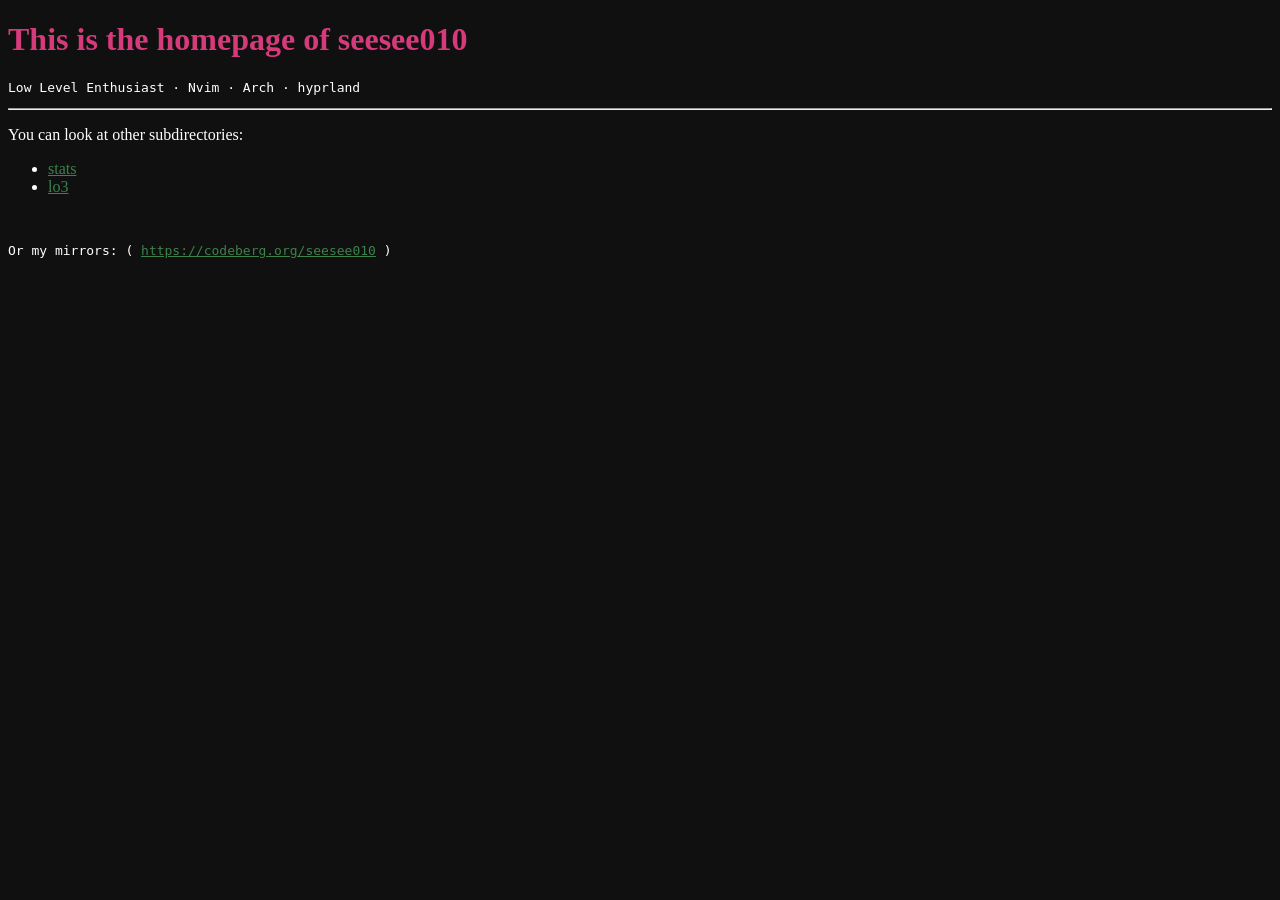
<file: docs/index.html>
<!DOCTYPE html>
<html lang="en">
  <head>
    <title>seesee010 - Website</title>
    <meta charset="utf-8">
    <meta name="viewport" content="width=device-width, initial-scale=1">
    <link rel="stylesheet" href="style.css">
  </head>
  <body>
    <h1>This is the homepage of seesee010</h1>
    <pre>Low Level Enthusiast · Nvim · Arch · hyprland</pre>
    <hr>
    <p>You can look at other subdirectories:</p>
    <ul>
      <li><a href="stats/index.html">stats</a></li>
      <li><a href="lo3/index.html">lo3</a></li>
    </ul>
    <br>
    <pre>Or my mirrors: ( <a href="https://codeberg.org/seesee010">https://codeberg.org/seesee010</a> )</pre>
  </body>
</html>
</file>
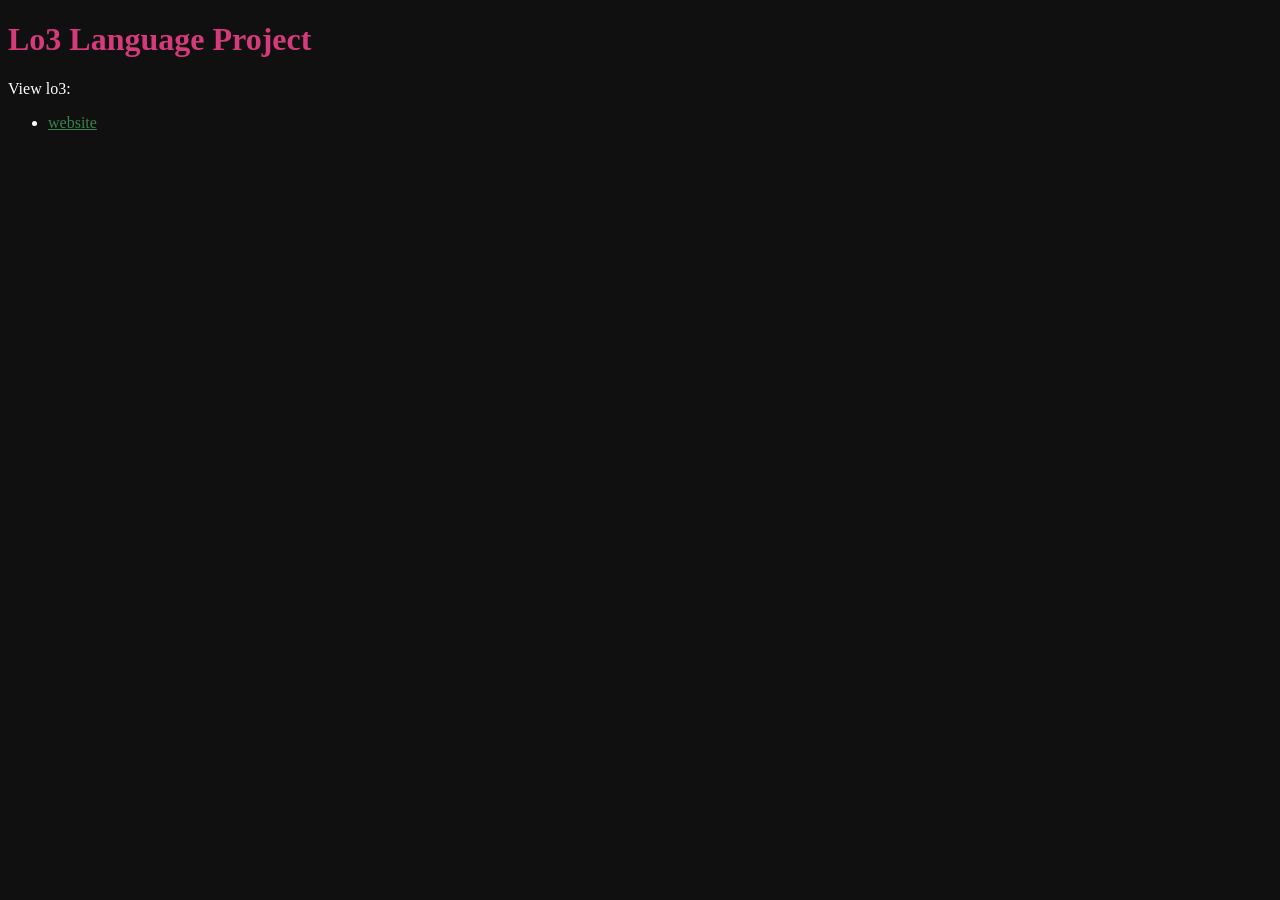
<file: docs/lo3/index.html>
<!DOCTYPE html>
<html>
  <head>
    <meta charset="utf-8">
    <link rel="stylesheet" href="../style.css">
    <title>Lo3 Language Project</title>
  </head>
  <body>
    <h1>Lo3 Language Project</h1>
    <p>View lo3:</p>
    <ul>
      <li><a href="website">website</a></li>
    </ul>
  </body>
</html>
</file>
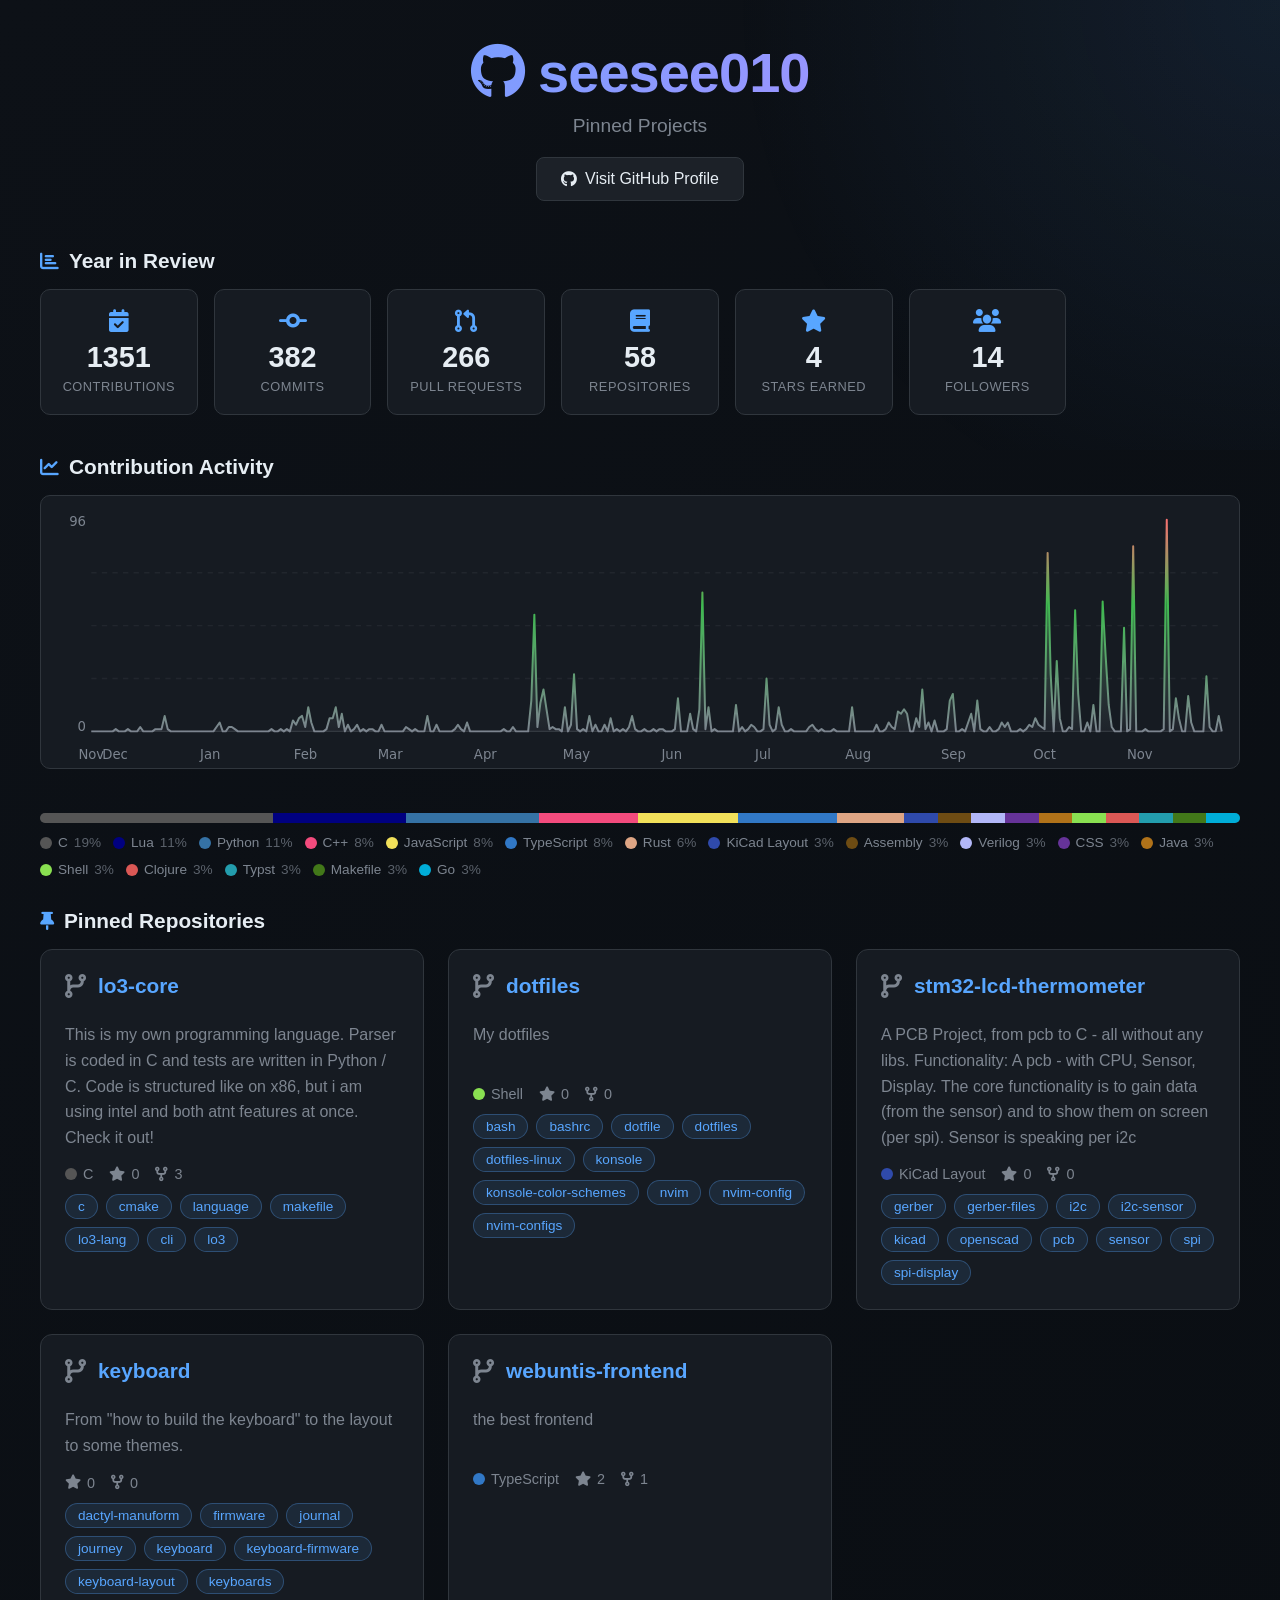
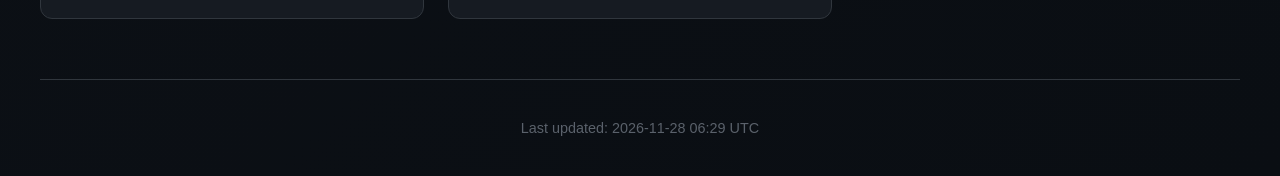
<file: docs/stats/index.html>
<!DOCTYPE html>
<html lang="en">
<head>
<meta charset="utf-8"/>
<meta name="viewport" content="width=device-width, initial-scale=1.0"/>
<title>seesee010 | Pinned Projects</title>
<link rel="stylesheet" href="https://cdnjs.cloudflare.com/ajax/libs/font-awesome/6.5.1/css/all.min.css"/>
<style>
    * { margin: 0; padding: 0; box-sizing: border-box; }

    :root {
        --bg-primary: #0d1117;
        --bg-secondary: #161b22;
        --bg-tertiary: #1c2128;
        --border-color: #30363d;
        --text-primary: #e6edf3;
        --text-secondary: #7d8590;
        --accent-blue: #58a6ff;
        --accent-green: #3fb950;
        --accent-purple: #bc8cff;
        --shadow: 0 8px 24px rgba(0, 0, 0, 0.4);
    }

    body {
        font-family: -apple-system, BlinkMacSystemFont, "Segoe UI", Roboto, "Helvetica Neue", Arial, sans-serif;
        background: linear-gradient(135deg, var(--bg-primary) 0%, #0a0e13 100%);
        color: var(--text-primary);
        min-height: 100vh;
        padding: 40px 20px;
        position: relative;
        overflow-x: hidden;
    }

    body::before {
        content: '';
        position: fixed;
        top: -50%;
        right: -50%;
        width: 100%;
        height: 100%;
        background: radial-gradient(circle, rgba(88, 166, 255, 0.1) 0%, transparent 70%);
        animation: float 20s ease-in-out infinite;
        pointer-events: none;
    }

    @keyframes float {
        0%, 100% { transform: translate(0, 0) rotate(0deg); }
        50% { transform: translate(-20px, 20px) rotate(180deg); }
    }

    .container {
        max-width: 1200px;
        margin: 0 auto;
        position: relative;
        z-index: 1;
    }

    header {
        text-align: center;
        margin-bottom: 48px;
        animation: fadeInDown 0.8s ease-out;
    }

    @keyframes fadeInDown {
        from { opacity: 0; transform: translateY(-30px); }
        to   { opacity: 1; transform: translateY(0); }
    }

    h1 {
        font-size: 3.5em;
        font-weight: 800;
        background: linear-gradient(135deg, var(--accent-blue) 0%, var(--accent-purple) 100%);
        -webkit-background-clip: text;
        -webkit-text-fill-color: transparent;
        background-clip: text;
        margin-bottom: 10px;
        letter-spacing: -1px;
    }

    .subtitle {
        color: var(--text-secondary);
        font-size: 1.2em;
        margin-top: 10px;
    }

    .github-link {
        display: inline-flex;
        align-items: center;
        gap: 8px;
        margin-top: 20px;
        padding: 12px 24px;
        background: var(--bg-tertiary);
        border: 1px solid var(--border-color);
        border-radius: 8px;
        color: var(--text-primary);
        text-decoration: none;
        transition: all 0.3s ease;
    }

    .github-link:hover {
        border-color: var(--accent-blue);
        box-shadow: 0 0 20px rgba(88, 166, 255, 0.3);
        transform: translateY(-2px);
    }

    .section-title {
        font-size: 1.3em;
        font-weight: 600;
        color: var(--text-primary);
        margin-bottom: 16px;
        display: flex;
        align-items: center;
        gap: 10px;
    }

    .section-title i {
        color: var(--accent-blue);
        font-size: 0.9em;
    }

    .stats-grid {
        display: grid;
        grid-template-columns: repeat(auto-fill, minmax(150px, 1fr));
        gap: 16px;
        margin-bottom: 40px;
    }

    .stat-card {
        background: var(--bg-secondary);
        border: 1px solid var(--border-color);
        border-radius: 10px;
        padding: 20px 16px;
        text-align: center;
        transition: all 0.3s ease;
    }

    .stat-card:hover {
        border-color: var(--accent-blue);
        transform: translateY(-4px);
        box-shadow: 0 4px 16px rgba(0, 0, 0, 0.3);
    }

    .stat-icon {
        font-size: 1.4em;
        color: var(--accent-blue);
        margin-bottom: 8px;
    }

    .stat-value {
        font-size: 1.8em;
        font-weight: 800;
        color: var(--text-primary);
        line-height: 1.2;
    }

    .stat-label {
        font-size: 0.8em;
        color: var(--text-secondary);
        margin-top: 4px;
        text-transform: uppercase;
        letter-spacing: 0.5px;
    }

    .activity-section {
        margin-bottom: 40px;
    }

    .activity-chart {
        width: 100%;
        height: auto;
        background: var(--bg-secondary);
        border: 1px solid var(--border-color);
        border-radius: 10px;
        padding: 4px;
    }

    .lang-bar-wrapper {
        margin-bottom: 32px;
    }

    .lang-bar {
        display: flex;
        height: 10px;
        border-radius: 6px;
        overflow: hidden;
        background: var(--bg-tertiary);
        margin-bottom: 12px;
    }

    .lang-segment {
        min-width: 4px;
        transition: opacity 0.2s;
    }

    .lang-segment:hover {
        opacity: 0.8;
    }

    .lang-legend {
        display: flex;
        flex-wrap: wrap;
        gap: 12px;
        font-size: 0.85em;
        color: var(--text-secondary);
    }

    .lang-legend-item {
        display: flex;
        align-items: center;
        gap: 6px;
    }

    .lang-pct {
        opacity: 0.7;
    }

    .repos-grid {
        display: grid;
        grid-template-columns: repeat(auto-fill, minmax(340px, 1fr));
        gap: 24px;
        margin-bottom: 40px;
    }

    .repo-card {
        background: var(--bg-secondary);
        border: 1px solid var(--border-color);
        border-radius: 12px;
        padding: 24px;
        transition: all 0.3s cubic-bezier(0.4, 0, 0.2, 1);
        position: relative;
        overflow: hidden;
        animation: fadeInUp 0.6s ease-out backwards;
    }

    .repo-card::before {
        content: '';
        position: absolute;
        top: 0; left: 0;
        width: 100%; height: 3px;
        background: linear-gradient(90deg, var(--accent-blue), var(--accent-purple));
        transform: scaleX(0);
        transition: transform 0.3s ease;
    }

    .repo-card:hover::before { transform: scaleX(1); }

    @keyframes fadeInUp {
        from { opacity: 0; transform: translateY(30px); }
        to   { opacity: 1; transform: translateY(0); }
    }

    .repo-card:nth-child(1) { animation-delay: 0.1s; }
    .repo-card:nth-child(2) { animation-delay: 0.2s; }
    .repo-card:nth-child(3) { animation-delay: 0.3s; }
    .repo-card:nth-child(4) { animation-delay: 0.4s; }
    .repo-card:nth-child(5) { animation-delay: 0.5s; }
    .repo-card:nth-child(6) { animation-delay: 0.6s; }

    .repo-card:hover {
        transform: translateY(-8px);
        border-color: var(--accent-blue);
        box-shadow: var(--shadow);
    }

    .repo-header {
        display: flex;
        align-items: start;
        gap: 12px;
        margin-bottom: 16px;
    }

    .repo-icon {
        font-size: 1.5em;
        color: var(--text-secondary);
        flex-shrink: 0;
    }

    .repo-title { flex: 1; }

    .repo-name {
        font-size: 1.3em;
        font-weight: 700;
        color: var(--accent-blue);
        text-decoration: none;
        display: block;
        margin-bottom: 8px;
        transition: color 0.3s ease;
    }

    .repo-name:hover { color: var(--accent-purple); }

    .repo-description {
        color: var(--text-secondary);
        line-height: 1.6;
        margin-bottom: 16px;
        min-height: 48px;
    }

    .repo-meta {
        display: flex;
        flex-wrap: wrap;
        gap: 16px;
        margin-bottom: 12px;
        font-size: 0.9em;
    }

    .meta-item {
        display: flex;
        align-items: center;
        gap: 6px;
        color: var(--text-secondary);
    }

    .language-dot {
        width: 12px;
        height: 12px;
        border-radius: 50%;
    }

    .topics {
        display: flex;
        flex-wrap: wrap;
        gap: 8px;
        margin-top: 12px;
    }

    .topic-tag {
        padding: 4px 12px;
        background: rgba(88, 166, 255, 0.1);
        border: 1px solid rgba(88, 166, 255, 0.3);
        border-radius: 16px;
        font-size: 0.85em;
        color: var(--accent-blue);
        transition: all 0.3s ease;
    }

    .topic-tag:hover {
        background: rgba(88, 166, 255, 0.2);
        border-color: var(--accent-blue);
    }

    .footer {
        text-align: center;
        margin-top: 60px;
        padding-top: 40px;
        border-top: 1px solid var(--border-color);
        color: var(--text-secondary);
    }

    .last-updated {
        font-size: 0.9em;
        opacity: 0.7;
    }

    @media (max-width: 768px) {
        h1 { font-size: 2.5em; }
        .repos-grid { grid-template-columns: 1fr; }
        .stats-grid { grid-template-columns: repeat(3, 1fr); }
    }

    @media (max-width: 480px) {
        .stats-grid { grid-template-columns: repeat(2, 1fr); }
    }
</style>
</head>
<body>
<div class="container">
    <header>
        <h1><i class="fab fa-github"></i> seesee010</h1>
        <p class="subtitle">Pinned Projects</p>
        <a class="github-link" href="https://github.com/seesee010" target="_blank" rel="noopener">
            <i class="fab fa-github"></i> Visit GitHub Profile
        </a>
    </header>

    <section>
        <h2 class="section-title"><i class="fas fa-chart-bar"></i> Year in Review</h2>
        <div class="stats-grid"><div class="stat-card"><i class="fas fa-calendar-check stat-icon"></i><div class="stat-value">1351</div><div class="stat-label">Contributions</div></div><div class="stat-card"><i class="fas fa-code-commit stat-icon"></i><div class="stat-value">382</div><div class="stat-label">Commits</div></div><div class="stat-card"><i class="fas fa-code-pull-request stat-icon"></i><div class="stat-value">266</div><div class="stat-label">Pull Requests</div></div><div class="stat-card"><i class="fas fa-book stat-icon"></i><div class="stat-value">58</div><div class="stat-label">Repositories</div></div><div class="stat-card"><i class="fas fa-star stat-icon"></i><div class="stat-value">4</div><div class="stat-label">Stars Earned</div></div><div class="stat-card"><i class="fas fa-users stat-icon"></i><div class="stat-value">14</div><div class="stat-label">Followers</div></div></div>
    </section>

    <section class="activity-section">
        <h2 class="section-title"><i class="fas fa-chart-line"></i> Contribution Activity</h2>
        <svg viewBox="0 0 900 200" xmlns="http://www.w3.org/2000/svg" class="activity-chart">
  <defs>
    <linearGradient id="areaGrad" x1="0" y1="0" x2="0" y2="1">
      <stop offset="0%" stop-color="#f87171" stop-opacity="0.85"/>
      <stop offset="35%" stop-color="#3fb950" stop-opacity="0.5"/>
      <stop offset="100%" stop-color="#7d8590" stop-opacity="0.08"/>
    </linearGradient>
    <linearGradient id="lineGrad" x1="0" y1="0" x2="0" y2="1">
      <stop offset="0%" stop-color="#f87171"/>
      <stop offset="40%" stop-color="#3fb950"/>
      <stop offset="100%" stop-color="#7d8590"/>
    </linearGradient>
  </defs>

  <line x1="35" y1="135" x2="890" y2="135" stroke="#21262d" stroke-width="1" stroke-dasharray="4,4"/>
<line x1="35" y1="95" x2="890" y2="95" stroke="#21262d" stroke-width="1" stroke-dasharray="4,4"/>
<line x1="35" y1="55" x2="890" y2="55" stroke="#21262d" stroke-width="1" stroke-dasharray="4,4"/>

  <line x1="35" y1="175" x2="890" y2="175" stroke="#30363d" stroke-width="1"/>

  <path d="M 35,175 L 35.0,175.0 L 37.3,175.0 L 39.6,175.0 L 41.9,175.0 L 44.2,175.0 L 46.6,175.0 L 48.9,175.0 L 51.2,175.0 L 53.5,173.3 L 55.8,175.0 L 58.1,175.0 L 60.4,175.0 L 62.7,173.3 L 65.0,175.0 L 67.4,175.0 L 69.7,175.0 L 72.0,171.7 L 74.3,175.0 L 76.6,175.0 L 78.9,175.0 L 81.2,175.0 L 83.5,173.3 L 85.8,173.3 L 88.1,173.3 L 90.5,163.3 L 92.8,173.3 L 95.1,175.0 L 97.4,175.0 L 99.7,175.0 L 102.0,175.0 L 104.3,175.0 L 106.6,175.0 L 108.9,175.0 L 111.3,175.0 L 113.6,175.0 L 115.9,175.0 L 118.2,175.0 L 120.5,175.0 L 122.8,175.0 L 125.1,175.0 L 127.4,175.0 L 129.7,171.7 L 132.1,168.3 L 134.4,175.0 L 136.7,175.0 L 139.0,171.7 L 141.3,171.7 L 143.6,173.3 L 145.9,175.0 L 148.2,175.0 L 150.5,175.0 L 152.9,175.0 L 155.2,175.0 L 157.5,175.0 L 159.8,175.0 L 162.1,175.0 L 164.4,175.0 L 166.7,175.0 L 169.0,175.0 L 171.3,173.3 L 173.6,175.0 L 176.0,175.0 L 178.3,173.3 L 180.6,175.0 L 182.9,173.3 L 185.2,175.0 L 187.5,166.7 L 189.8,170.0 L 192.1,165.0 L 194.4,163.3 L 196.8,171.7 L 199.1,156.7 L 201.4,168.3 L 203.7,175.0 L 206.0,175.0 L 208.3,175.0 L 210.6,175.0 L 212.9,173.3 L 215.2,165.0 L 217.6,165.0 L 219.9,156.7 L 222.2,171.7 L 224.5,161.7 L 226.8,175.0 L 229.1,170.0 L 231.4,175.0 L 233.7,173.3 L 236.0,170.0 L 238.4,175.0 L 240.7,173.3 L 243.0,175.0 L 245.3,173.3 L 247.6,173.3 L 249.9,175.0 L 252.2,175.0 L 254.5,170.0 L 256.8,175.0 L 259.1,175.0 L 261.5,175.0 L 263.8,175.0 L 266.1,175.0 L 268.4,175.0 L 270.7,175.0 L 273.0,171.7 L 275.3,173.3 L 277.6,175.0 L 279.9,173.3 L 282.3,175.0 L 284.6,175.0 L 286.9,175.0 L 289.2,163.3 L 291.5,175.0 L 293.8,175.0 L 296.1,170.0 L 298.4,175.0 L 300.7,175.0 L 303.1,175.0 L 305.4,175.0 L 307.7,175.0 L 310.0,173.3 L 312.3,170.0 L 314.6,173.3 L 316.9,175.0 L 319.2,168.3 L 321.5,175.0 L 323.9,175.0 L 326.2,175.0 L 328.5,175.0 L 330.8,175.0 L 333.1,175.0 L 335.4,175.0 L 337.7,175.0 L 340.0,175.0 L 342.3,175.0 L 344.6,175.0 L 347.0,173.3 L 349.3,175.0 L 351.6,175.0 L 353.9,171.7 L 356.2,175.0 L 358.5,175.0 L 360.8,175.0 L 363.1,175.0 L 365.4,175.0 L 367.8,151.7 L 370.1,86.7 L 372.4,171.7 L 374.7,153.3 L 377.0,143.3 L 379.3,158.3 L 381.6,173.3 L 383.9,171.7 L 386.2,173.3 L 388.6,173.3 L 390.9,175.0 L 393.2,156.7 L 395.5,175.0 L 397.8,170.0 L 400.1,131.7 L 402.4,173.3 L 404.7,175.0 L 407.0,173.3 L 409.4,175.0 L 411.7,163.3 L 414.0,175.0 L 416.3,170.0 L 418.6,175.0 L 420.9,175.0 L 423.2,170.0 L 425.5,175.0 L 427.8,165.0 L 430.1,175.0 L 432.5,173.3 L 434.8,175.0 L 437.1,173.3 L 439.4,175.0 L 441.7,171.7 L 444.0,163.3 L 446.3,173.3 L 448.6,175.0 L 450.9,175.0 L 453.3,173.3 L 455.6,175.0 L 457.9,175.0 L 460.2,173.3 L 462.5,175.0 L 464.8,173.3 L 467.1,173.3 L 469.4,175.0 L 471.7,175.0 L 474.1,175.0 L 476.4,173.3 L 478.7,150.0 L 481.0,175.0 L 483.3,175.0 L 485.6,175.0 L 487.9,161.7 L 490.2,173.3 L 492.5,175.0 L 494.9,158.3 L 497.2,70.0 L 499.5,173.3 L 501.8,156.7 L 504.1,175.0 L 506.4,173.3 L 508.7,175.0 L 511.0,175.0 L 513.3,175.0 L 515.6,175.0 L 518.0,175.0 L 520.3,175.0 L 522.6,155.0 L 524.9,175.0 L 527.2,171.7 L 529.5,175.0 L 531.8,173.3 L 534.1,170.0 L 536.4,171.7 L 538.8,175.0 L 541.1,175.0 L 543.4,173.3 L 545.7,135.0 L 548.0,170.0 L 550.3,175.0 L 552.6,173.3 L 554.9,156.7 L 557.2,170.0 L 559.6,175.0 L 561.9,175.0 L 564.2,173.3 L 566.5,175.0 L 568.8,175.0 L 571.1,175.0 L 573.4,175.0 L 575.7,175.0 L 578.0,171.7 L 580.4,170.0 L 582.7,173.3 L 585.0,175.0 L 587.3,173.3 L 589.6,175.0 L 591.9,175.0 L 594.2,175.0 L 596.5,173.3 L 598.8,175.0 L 601.1,175.0 L 603.5,175.0 L 605.8,175.0 L 608.1,175.0 L 610.4,156.7 L 612.7,175.0 L 615.0,175.0 L 617.3,175.0 L 619.6,175.0 L 621.9,175.0 L 624.3,175.0 L 626.6,175.0 L 628.9,170.0 L 631.2,175.0 L 633.5,175.0 L 635.8,173.3 L 638.1,168.3 L 640.4,171.7 L 642.7,173.3 L 645.1,160.0 L 647.4,161.7 L 649.7,158.3 L 652.0,161.7 L 654.3,175.0 L 656.6,175.0 L 658.9,165.0 L 661.2,171.7 L 663.5,143.3 L 665.9,173.3 L 668.2,168.3 L 670.5,175.0 L 672.8,166.7 L 675.1,175.0 L 677.4,175.0 L 679.7,175.0 L 682.0,173.3 L 684.3,151.7 L 686.6,146.7 L 689.0,175.0 L 691.3,175.0 L 693.6,173.3 L 695.9,175.0 L 698.2,168.3 L 700.5,161.7 L 702.8,175.0 L 705.1,151.7 L 707.4,173.3 L 709.8,175.0 L 712.1,175.0 L 714.4,171.7 L 716.7,175.0 L 719.0,175.0 L 721.3,173.3 L 723.6,168.3 L 725.9,171.7 L 728.2,168.3 L 730.6,175.0 L 732.9,175.0 L 735.2,175.0 L 737.5,173.3 L 739.8,175.0 L 742.1,173.3 L 744.4,170.0 L 746.7,171.7 L 749.0,165.0 L 751.4,170.0 L 753.7,171.7 L 756.0,173.3 L 758.3,40.0 L 760.6,131.7 L 762.9,175.0 L 765.2,121.7 L 767.5,165.0 L 769.8,175.0 L 772.1,175.0 L 774.5,171.7 L 776.8,173.3 L 779.1,83.3 L 781.4,146.7 L 783.7,175.0 L 786.0,175.0 L 788.3,168.3 L 790.6,175.0 L 792.9,155.0 L 795.3,175.0 L 797.6,175.0 L 799.9,76.7 L 802.2,118.3 L 804.5,155.0 L 806.8,171.7 L 809.1,175.0 L 811.4,175.0 L 813.7,175.0 L 816.1,96.7 L 818.4,175.0 L 820.7,173.3 L 823.0,35.0 L 825.3,175.0 L 827.6,175.0 L 829.9,175.0 L 832.2,173.3 L 834.5,175.0 L 836.9,175.0 L 839.2,175.0 L 841.5,175.0 L 843.8,175.0 L 846.1,173.3 L 848.4,15.0 L 850.7,175.0 L 853.0,173.3 L 855.3,150.0 L 857.6,165.0 L 860.0,175.0 L 862.3,175.0 L 864.6,148.3 L 866.9,168.3 L 869.2,175.0 L 871.5,175.0 L 873.8,175.0 L 876.1,175.0 L 878.4,133.3 L 880.8,171.7 L 883.1,175.0 L 885.4,175.0 L 887.7,163.3 L 890.0,175.0 L 890.0,175 Z" fill="url(#areaGrad)"/>
  <path d="M 35.0,175.0 L 37.3,175.0 L 39.6,175.0 L 41.9,175.0 L 44.2,175.0 L 46.6,175.0 L 48.9,175.0 L 51.2,175.0 L 53.5,173.3 L 55.8,175.0 L 58.1,175.0 L 60.4,175.0 L 62.7,173.3 L 65.0,175.0 L 67.4,175.0 L 69.7,175.0 L 72.0,171.7 L 74.3,175.0 L 76.6,175.0 L 78.9,175.0 L 81.2,175.0 L 83.5,173.3 L 85.8,173.3 L 88.1,173.3 L 90.5,163.3 L 92.8,173.3 L 95.1,175.0 L 97.4,175.0 L 99.7,175.0 L 102.0,175.0 L 104.3,175.0 L 106.6,175.0 L 108.9,175.0 L 111.3,175.0 L 113.6,175.0 L 115.9,175.0 L 118.2,175.0 L 120.5,175.0 L 122.8,175.0 L 125.1,175.0 L 127.4,175.0 L 129.7,171.7 L 132.1,168.3 L 134.4,175.0 L 136.7,175.0 L 139.0,171.7 L 141.3,171.7 L 143.6,173.3 L 145.9,175.0 L 148.2,175.0 L 150.5,175.0 L 152.9,175.0 L 155.2,175.0 L 157.5,175.0 L 159.8,175.0 L 162.1,175.0 L 164.4,175.0 L 166.7,175.0 L 169.0,175.0 L 171.3,173.3 L 173.6,175.0 L 176.0,175.0 L 178.3,173.3 L 180.6,175.0 L 182.9,173.3 L 185.2,175.0 L 187.5,166.7 L 189.8,170.0 L 192.1,165.0 L 194.4,163.3 L 196.8,171.7 L 199.1,156.7 L 201.4,168.3 L 203.7,175.0 L 206.0,175.0 L 208.3,175.0 L 210.6,175.0 L 212.9,173.3 L 215.2,165.0 L 217.6,165.0 L 219.9,156.7 L 222.2,171.7 L 224.5,161.7 L 226.8,175.0 L 229.1,170.0 L 231.4,175.0 L 233.7,173.3 L 236.0,170.0 L 238.4,175.0 L 240.7,173.3 L 243.0,175.0 L 245.3,173.3 L 247.6,173.3 L 249.9,175.0 L 252.2,175.0 L 254.5,170.0 L 256.8,175.0 L 259.1,175.0 L 261.5,175.0 L 263.8,175.0 L 266.1,175.0 L 268.4,175.0 L 270.7,175.0 L 273.0,171.7 L 275.3,173.3 L 277.6,175.0 L 279.9,173.3 L 282.3,175.0 L 284.6,175.0 L 286.9,175.0 L 289.2,163.3 L 291.5,175.0 L 293.8,175.0 L 296.1,170.0 L 298.4,175.0 L 300.7,175.0 L 303.1,175.0 L 305.4,175.0 L 307.7,175.0 L 310.0,173.3 L 312.3,170.0 L 314.6,173.3 L 316.9,175.0 L 319.2,168.3 L 321.5,175.0 L 323.9,175.0 L 326.2,175.0 L 328.5,175.0 L 330.8,175.0 L 333.1,175.0 L 335.4,175.0 L 337.7,175.0 L 340.0,175.0 L 342.3,175.0 L 344.6,175.0 L 347.0,173.3 L 349.3,175.0 L 351.6,175.0 L 353.9,171.7 L 356.2,175.0 L 358.5,175.0 L 360.8,175.0 L 363.1,175.0 L 365.4,175.0 L 367.8,151.7 L 370.1,86.7 L 372.4,171.7 L 374.7,153.3 L 377.0,143.3 L 379.3,158.3 L 381.6,173.3 L 383.9,171.7 L 386.2,173.3 L 388.6,173.3 L 390.9,175.0 L 393.2,156.7 L 395.5,175.0 L 397.8,170.0 L 400.1,131.7 L 402.4,173.3 L 404.7,175.0 L 407.0,173.3 L 409.4,175.0 L 411.7,163.3 L 414.0,175.0 L 416.3,170.0 L 418.6,175.0 L 420.9,175.0 L 423.2,170.0 L 425.5,175.0 L 427.8,165.0 L 430.1,175.0 L 432.5,173.3 L 434.8,175.0 L 437.1,173.3 L 439.4,175.0 L 441.7,171.7 L 444.0,163.3 L 446.3,173.3 L 448.6,175.0 L 450.9,175.0 L 453.3,173.3 L 455.6,175.0 L 457.9,175.0 L 460.2,173.3 L 462.5,175.0 L 464.8,173.3 L 467.1,173.3 L 469.4,175.0 L 471.7,175.0 L 474.1,175.0 L 476.4,173.3 L 478.7,150.0 L 481.0,175.0 L 483.3,175.0 L 485.6,175.0 L 487.9,161.7 L 490.2,173.3 L 492.5,175.0 L 494.9,158.3 L 497.2,70.0 L 499.5,173.3 L 501.8,156.7 L 504.1,175.0 L 506.4,173.3 L 508.7,175.0 L 511.0,175.0 L 513.3,175.0 L 515.6,175.0 L 518.0,175.0 L 520.3,175.0 L 522.6,155.0 L 524.9,175.0 L 527.2,171.7 L 529.5,175.0 L 531.8,173.3 L 534.1,170.0 L 536.4,171.7 L 538.8,175.0 L 541.1,175.0 L 543.4,173.3 L 545.7,135.0 L 548.0,170.0 L 550.3,175.0 L 552.6,173.3 L 554.9,156.7 L 557.2,170.0 L 559.6,175.0 L 561.9,175.0 L 564.2,173.3 L 566.5,175.0 L 568.8,175.0 L 571.1,175.0 L 573.4,175.0 L 575.7,175.0 L 578.0,171.7 L 580.4,170.0 L 582.7,173.3 L 585.0,175.0 L 587.3,173.3 L 589.6,175.0 L 591.9,175.0 L 594.2,175.0 L 596.5,173.3 L 598.8,175.0 L 601.1,175.0 L 603.5,175.0 L 605.8,175.0 L 608.1,175.0 L 610.4,156.7 L 612.7,175.0 L 615.0,175.0 L 617.3,175.0 L 619.6,175.0 L 621.9,175.0 L 624.3,175.0 L 626.6,175.0 L 628.9,170.0 L 631.2,175.0 L 633.5,175.0 L 635.8,173.3 L 638.1,168.3 L 640.4,171.7 L 642.7,173.3 L 645.1,160.0 L 647.4,161.7 L 649.7,158.3 L 652.0,161.7 L 654.3,175.0 L 656.6,175.0 L 658.9,165.0 L 661.2,171.7 L 663.5,143.3 L 665.9,173.3 L 668.2,168.3 L 670.5,175.0 L 672.8,166.7 L 675.1,175.0 L 677.4,175.0 L 679.7,175.0 L 682.0,173.3 L 684.3,151.7 L 686.6,146.7 L 689.0,175.0 L 691.3,175.0 L 693.6,173.3 L 695.9,175.0 L 698.2,168.3 L 700.5,161.7 L 702.8,175.0 L 705.1,151.7 L 707.4,173.3 L 709.8,175.0 L 712.1,175.0 L 714.4,171.7 L 716.7,175.0 L 719.0,175.0 L 721.3,173.3 L 723.6,168.3 L 725.9,171.7 L 728.2,168.3 L 730.6,175.0 L 732.9,175.0 L 735.2,175.0 L 737.5,173.3 L 739.8,175.0 L 742.1,173.3 L 744.4,170.0 L 746.7,171.7 L 749.0,165.0 L 751.4,170.0 L 753.7,171.7 L 756.0,173.3 L 758.3,40.0 L 760.6,131.7 L 762.9,175.0 L 765.2,121.7 L 767.5,165.0 L 769.8,175.0 L 772.1,175.0 L 774.5,171.7 L 776.8,173.3 L 779.1,83.3 L 781.4,146.7 L 783.7,175.0 L 786.0,175.0 L 788.3,168.3 L 790.6,175.0 L 792.9,155.0 L 795.3,175.0 L 797.6,175.0 L 799.9,76.7 L 802.2,118.3 L 804.5,155.0 L 806.8,171.7 L 809.1,175.0 L 811.4,175.0 L 813.7,175.0 L 816.1,96.7 L 818.4,175.0 L 820.7,173.3 L 823.0,35.0 L 825.3,175.0 L 827.6,175.0 L 829.9,175.0 L 832.2,173.3 L 834.5,175.0 L 836.9,175.0 L 839.2,175.0 L 841.5,175.0 L 843.8,175.0 L 846.1,173.3 L 848.4,15.0 L 850.7,175.0 L 853.0,173.3 L 855.3,150.0 L 857.6,165.0 L 860.0,175.0 L 862.3,175.0 L 864.6,148.3 L 866.9,168.3 L 869.2,175.0 L 871.5,175.0 L 873.8,175.0 L 876.1,175.0 L 878.4,133.3 L 880.8,171.7 L 883.1,175.0 L 885.4,175.0 L 887.7,163.3 L 890.0,175.0" fill="none" stroke="url(#lineGrad)" stroke-width="1.5" stroke-linejoin="round"/>

  <text x="31" y="20" text-anchor="end" fill="#7d8590" font-size="10" font-family="system-ui, sans-serif">96</text>
  <text x="31" y="175" text-anchor="end" fill="#7d8590" font-size="10" font-family="system-ui, sans-serif">0</text>
  <text x="35" y="196" text-anchor="middle" fill="#7d8590" font-size="10" font-family="system-ui, sans-serif">Nov</text>
  <text x="53" y="196" text-anchor="middle" fill="#7d8590" font-size="10" font-family="system-ui, sans-serif">Dec</text>
  <text x="125" y="196" text-anchor="middle" fill="#7d8590" font-size="10" font-family="system-ui, sans-serif">Jan</text>
  <text x="197" y="196" text-anchor="middle" fill="#7d8590" font-size="10" font-family="system-ui, sans-serif">Feb</text>
  <text x="261" y="196" text-anchor="middle" fill="#7d8590" font-size="10" font-family="system-ui, sans-serif">Mar</text>
  <text x="333" y="196" text-anchor="middle" fill="#7d8590" font-size="10" font-family="system-ui, sans-serif">Apr</text>
  <text x="402" y="196" text-anchor="middle" fill="#7d8590" font-size="10" font-family="system-ui, sans-serif">May</text>
  <text x="474" y="196" text-anchor="middle" fill="#7d8590" font-size="10" font-family="system-ui, sans-serif">Jun</text>
  <text x="543" y="196" text-anchor="middle" fill="#7d8590" font-size="10" font-family="system-ui, sans-serif">Jul</text>
  <text x="615" y="196" text-anchor="middle" fill="#7d8590" font-size="10" font-family="system-ui, sans-serif">Aug</text>
  <text x="687" y="196" text-anchor="middle" fill="#7d8590" font-size="10" font-family="system-ui, sans-serif">Sep</text>
  <text x="756" y="196" text-anchor="middle" fill="#7d8590" font-size="10" font-family="system-ui, sans-serif">Oct</text>
  <text x="828" y="196" text-anchor="middle" fill="#7d8590" font-size="10" font-family="system-ui, sans-serif">Nov</text>
</svg>
    </section>

    <div id="repos-container">
        <div class="lang-bar-wrapper"><div class="lang-bar"><div class="lang-segment" style="width:19.4%;background:#555555" title="C 19%"></div><div class="lang-segment" style="width:11.1%;background:#000080" title="Lua 11%"></div><div class="lang-segment" style="width:11.1%;background:#3572A5" title="Python 11%"></div><div class="lang-segment" style="width:8.3%;background:#f34b7d" title="C++ 8%"></div><div class="lang-segment" style="width:8.3%;background:#f1e05a" title="JavaScript 8%"></div><div class="lang-segment" style="width:8.3%;background:#3178c6" title="TypeScript 8%"></div><div class="lang-segment" style="width:5.6%;background:#dea584" title="Rust 6%"></div><div class="lang-segment" style="width:2.8%;background:#2f4aab" title="KiCad Layout 3%"></div><div class="lang-segment" style="width:2.8%;background:#6E4C13" title="Assembly 3%"></div><div class="lang-segment" style="width:2.8%;background:#b2b7f8" title="Verilog 3%"></div><div class="lang-segment" style="width:2.8%;background:#663399" title="CSS 3%"></div><div class="lang-segment" style="width:2.8%;background:#b07219" title="Java 3%"></div><div class="lang-segment" style="width:2.8%;background:#89e051" title="Shell 3%"></div><div class="lang-segment" style="width:2.8%;background:#db5855" title="Clojure 3%"></div><div class="lang-segment" style="width:2.8%;background:#239dad" title="Typst 3%"></div><div class="lang-segment" style="width:2.8%;background:#427819" title="Makefile 3%"></div><div class="lang-segment" style="width:2.8%;background:#00ADD8" title="Go 3%"></div></div><div class="lang-legend"><span class="lang-legend-item"><span class="language-dot" style="background-color:#555555"></span>C <span class="lang-pct">19%</span></span><span class="lang-legend-item"><span class="language-dot" style="background-color:#000080"></span>Lua <span class="lang-pct">11%</span></span><span class="lang-legend-item"><span class="language-dot" style="background-color:#3572A5"></span>Python <span class="lang-pct">11%</span></span><span class="lang-legend-item"><span class="language-dot" style="background-color:#f34b7d"></span>C++ <span class="lang-pct">8%</span></span><span class="lang-legend-item"><span class="language-dot" style="background-color:#f1e05a"></span>JavaScript <span class="lang-pct">8%</span></span><span class="lang-legend-item"><span class="language-dot" style="background-color:#3178c6"></span>TypeScript <span class="lang-pct">8%</span></span><span class="lang-legend-item"><span class="language-dot" style="background-color:#dea584"></span>Rust <span class="lang-pct">6%</span></span><span class="lang-legend-item"><span class="language-dot" style="background-color:#2f4aab"></span>KiCad Layout <span class="lang-pct">3%</span></span><span class="lang-legend-item"><span class="language-dot" style="background-color:#6E4C13"></span>Assembly <span class="lang-pct">3%</span></span><span class="lang-legend-item"><span class="language-dot" style="background-color:#b2b7f8"></span>Verilog <span class="lang-pct">3%</span></span><span class="lang-legend-item"><span class="language-dot" style="background-color:#663399"></span>CSS <span class="lang-pct">3%</span></span><span class="lang-legend-item"><span class="language-dot" style="background-color:#b07219"></span>Java <span class="lang-pct">3%</span></span><span class="lang-legend-item"><span class="language-dot" style="background-color:#89e051"></span>Shell <span class="lang-pct">3%</span></span><span class="lang-legend-item"><span class="language-dot" style="background-color:#db5855"></span>Clojure <span class="lang-pct">3%</span></span><span class="lang-legend-item"><span class="language-dot" style="background-color:#239dad"></span>Typst <span class="lang-pct">3%</span></span><span class="lang-legend-item"><span class="language-dot" style="background-color:#427819"></span>Makefile <span class="lang-pct">3%</span></span><span class="lang-legend-item"><span class="language-dot" style="background-color:#00ADD8"></span>Go <span class="lang-pct">3%</span></span></div></div>
        <h2 class="section-title"><i class="fas fa-thumbtack"></i> Pinned Repositories</h2>
        <div class="repos-grid">
            
        <div class="repo-card">
            <div class="repo-header">
                <i class="fas fa-code-branch repo-icon"></i>
                <div class="repo-title">
                    <a href="https://github.com/lo3-lang/lo3-core" class="repo-name" target="_blank" rel="noopener">lo3-core</a>
                </div>
            </div>
            <p class="repo-description">This is my own programming language. Parser is coded in C and tests are written in Python / C. Code is structured like on x86, but i am using intel and both atnt features at once. Check it out!</p>
            <div class="repo-meta">
                <div class="meta-item"><span class="language-dot" style="background-color:#555555"></span><span>C</span></div>
                <div class="meta-item"><i class="fas fa-star"></i><span>0</span></div>
                <div class="meta-item"><i class="fas fa-code-fork"></i><span>3</span></div>
            </div>
            <div class="topics"><span class="topic-tag">c</span><span class="topic-tag">cmake</span><span class="topic-tag">language</span><span class="topic-tag">makefile</span><span class="topic-tag">lo3-lang</span><span class="topic-tag">cli</span><span class="topic-tag">lo3</span></div>
        </div>

        <div class="repo-card">
            <div class="repo-header">
                <i class="fas fa-code-branch repo-icon"></i>
                <div class="repo-title">
                    <a href="https://github.com/seesee010/dotfiles" class="repo-name" target="_blank" rel="noopener">dotfiles</a>
                </div>
            </div>
            <p class="repo-description">My dotfiles</p>
            <div class="repo-meta">
                <div class="meta-item"><span class="language-dot" style="background-color:#89e051"></span><span>Shell</span></div>
                <div class="meta-item"><i class="fas fa-star"></i><span>0</span></div>
                <div class="meta-item"><i class="fas fa-code-fork"></i><span>0</span></div>
            </div>
            <div class="topics"><span class="topic-tag">bash</span><span class="topic-tag">bashrc</span><span class="topic-tag">dotfile</span><span class="topic-tag">dotfiles</span><span class="topic-tag">dotfiles-linux</span><span class="topic-tag">konsole</span><span class="topic-tag">konsole-color-schemes</span><span class="topic-tag">nvim</span><span class="topic-tag">nvim-config</span><span class="topic-tag">nvim-configs</span></div>
        </div>

        <div class="repo-card">
            <div class="repo-header">
                <i class="fas fa-code-branch repo-icon"></i>
                <div class="repo-title">
                    <a href="https://github.com/seesee010/stm32-lcd-thermometer" class="repo-name" target="_blank" rel="noopener">stm32-lcd-thermometer</a>
                </div>
            </div>
            <p class="repo-description">A PCB Project, from pcb to C - all without any libs. Functionality: A pcb - with CPU, Sensor, Display. The core functionality is to gain data (from the sensor) and to show them on screen (per spi). Sensor is speaking per i2c</p>
            <div class="repo-meta">
                <div class="meta-item"><span class="language-dot" style="background-color:#2f4aab"></span><span>KiCad Layout</span></div>
                <div class="meta-item"><i class="fas fa-star"></i><span>0</span></div>
                <div class="meta-item"><i class="fas fa-code-fork"></i><span>0</span></div>
            </div>
            <div class="topics"><span class="topic-tag">gerber</span><span class="topic-tag">gerber-files</span><span class="topic-tag">i2c</span><span class="topic-tag">i2c-sensor</span><span class="topic-tag">kicad</span><span class="topic-tag">openscad</span><span class="topic-tag">pcb</span><span class="topic-tag">sensor</span><span class="topic-tag">spi</span><span class="topic-tag">spi-display</span></div>
        </div>

        <div class="repo-card">
            <div class="repo-header">
                <i class="fas fa-code-branch repo-icon"></i>
                <div class="repo-title">
                    <a href="https://github.com/seesee010/keyboard" class="repo-name" target="_blank" rel="noopener">keyboard</a>
                </div>
            </div>
            <p class="repo-description">From &quot;how to build the keyboard&quot; to the layout to some themes.</p>
            <div class="repo-meta">
                
                <div class="meta-item"><i class="fas fa-star"></i><span>0</span></div>
                <div class="meta-item"><i class="fas fa-code-fork"></i><span>0</span></div>
            </div>
            <div class="topics"><span class="topic-tag">dactyl-manuform</span><span class="topic-tag">firmware</span><span class="topic-tag">journal</span><span class="topic-tag">journey</span><span class="topic-tag">keyboard</span><span class="topic-tag">keyboard-firmware</span><span class="topic-tag">keyboard-layout</span><span class="topic-tag">keyboards</span></div>
        </div>

        <div class="repo-card">
            <div class="repo-header">
                <i class="fas fa-code-branch repo-icon"></i>
                <div class="repo-title">
                    <a href="https://github.com/toolsRebuild/webuntis-frontend" class="repo-name" target="_blank" rel="noopener">webuntis-frontend</a>
                </div>
            </div>
            <p class="repo-description">the best frontend</p>
            <div class="repo-meta">
                <div class="meta-item"><span class="language-dot" style="background-color:#3178c6"></span><span>TypeScript</span></div>
                <div class="meta-item"><i class="fas fa-star"></i><span>2</span></div>
                <div class="meta-item"><i class="fas fa-code-fork"></i><span>1</span></div>
            </div>
            
        </div>
        </div>
    </div>

    <footer class="footer">
        <p class="last-updated" id="last-updated">Last updated: 2026-11-28 06:29 UTC</p>
    </footer>
</div>
</body>
</html>
</file>
<file: docs/style.css>
* {
	background-color: #0f100f;
	color: white;
}

h1, h2, h3, h4, h5, h6 {
	color: #d53a7a;
}

a {
	color: #449755d9;
}
</file>
